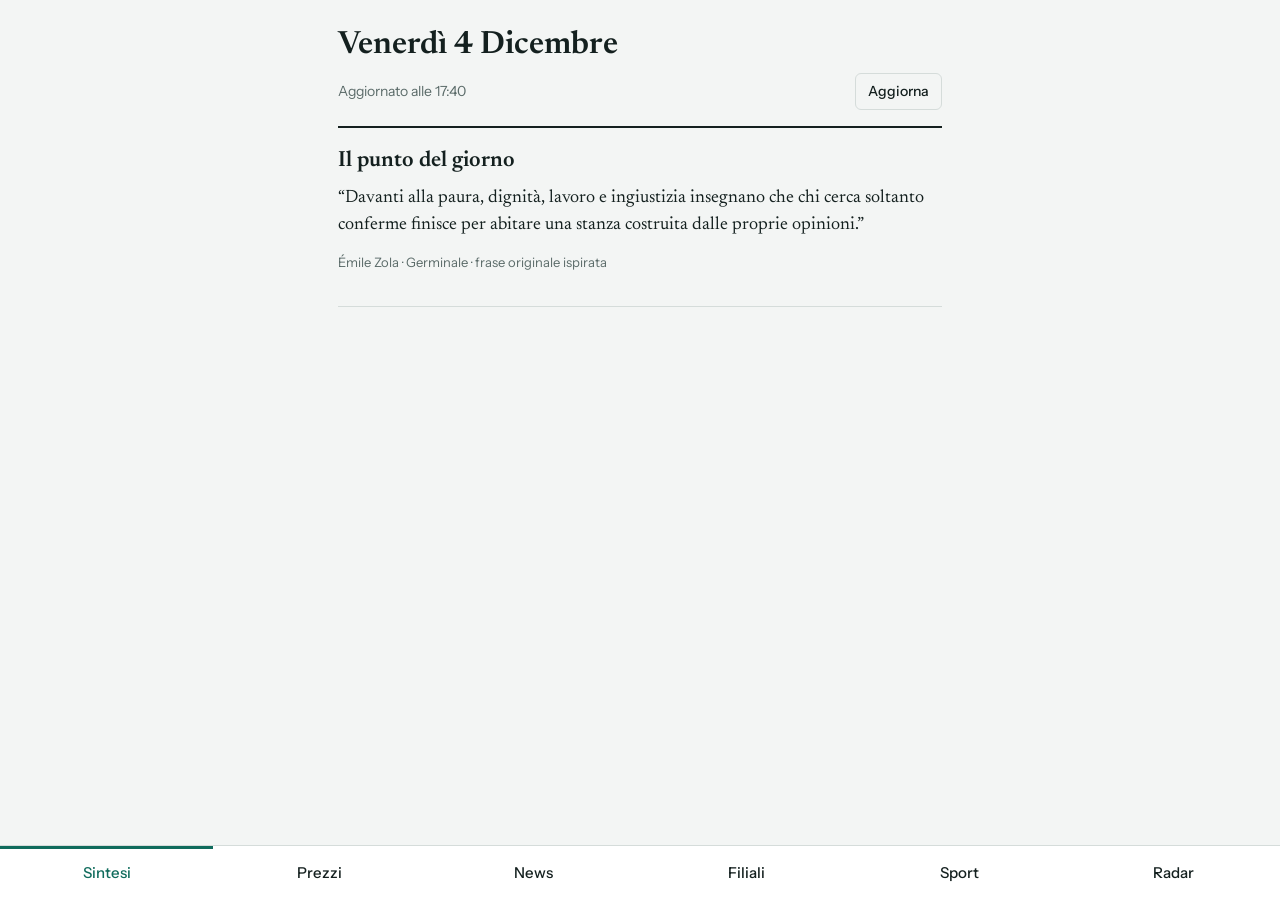
<file: index.html>
<!doctype html>
<html lang="it">
<head>
  <meta charset="utf-8">
  <meta name="viewport" content="width=device-width, initial-scale=1, viewport-fit=cover">
  <meta name="theme-color" content="#0f6b5c">
  <meta name="description" content="Briefing CFO personale e cockpit per le filiali">
  <title>Cockpit</title>
  <link rel="manifest" href="manifest.webmanifest">
  <link rel="icon" href="icon.svg" type="image/svg+xml">
  <link rel="preconnect" href="https://fonts.googleapis.com">
  <link rel="preconnect" href="https://fonts.gstatic.com" crossorigin>
  <link href="https://fonts.googleapis.com/css2?family=Instrument+Sans:wght@400;500;600&family=Newsreader:opsz,wght@6..72,400;6..72,600&display=swap" rel="stylesheet">
  <link rel="stylesheet" href="styles.css">
</head>
<body>
  <main class="wrap">
    <header>
      <h1 id="day"></h1>
      <div class="sub"><span id="stamp">Carico i dati…</span><button id="refresh" type="button">Aggiorna</button></div>
    </header>

    <div id="tab-sintesi" class="tabpanel">
      <section id="coach">
        <h2>Il punto del giorno</h2>
        <p class="stale" id="stale" hidden></p>
        <p class="sum" id="sumtext">Carico la frase del giorno…</p>
        <p class="mu" id="quote-meta"></p>
      </section>
    </div>

    <div id="tab-prezzi" class="tabpanel" hidden>
      <section>
        <h2>Esposizione cambi</h2>
        <p class="mu">Inserisci il cambio di budget e l’EBITDA YTD. Il cockpit mostra l’effetto della conversione rispetto alla media BCE da inizio anno. I dati restano su questo dispositivo.</p>
        <div id="fxcards"><p class="mu">Carico…</p></div>
        <h2 class="market-heading">Prezzi materie prime</h2>
        <p class="mu">Ultimo valore disponibile. Le fonti e le date sono indicate su ogni scheda.</p>
        <div id="marketcards"><p class="mu">Carico i prezzi…</p></div>
      </section>
    </div>

    <div id="tab-news" class="tabpanel" hidden>
      <div class="row section-head"><h2>Novità</h2><button id="readall" type="button">Segna tutto letto</button></div>
      <div class="chips" id="chips"></div>
      <div id="themes"></div>
    </div>

    <div id="tab-filiali" class="tabpanel" hidden>
      <section class="section-tight"><h2>Prepara la call</h2><div class="chips" id="fchips"></div></section>
      <div id="fbody"></div>
    </div>

    <div id="tab-sport" class="tabpanel" hidden>
      <section><h2>Sport</h2><p class="mu">Gli aggiornamenti sportivi selezionati per il briefing.</p><div id="sports"></div></section>
    </div>

    <div id="tab-radar" class="tabpanel" hidden>
      <section><h2>Da discutere</h2><ul id="saved"></ul></section>
    </div>
  </main>

  <nav class="tabs" role="tablist" aria-label="Sezioni">
    <button id="b-sintesi" type="button" role="tab" aria-selected="true" aria-controls="tab-sintesi">Sintesi</button>
    <button id="b-prezzi" type="button" role="tab" aria-selected="false" aria-controls="tab-prezzi">Prezzi</button>
    <button id="b-news" type="button" role="tab" aria-selected="false" aria-controls="tab-news">News</button>
    <button id="b-filiali" type="button" role="tab" aria-selected="false" aria-controls="tab-filiali">Filiali</button>
    <button id="b-sport" type="button" role="tab" aria-selected="false" aria-controls="tab-sport">Sport</button>
    <button id="b-radar" type="button" role="tab" aria-selected="false" aria-controls="tab-radar">Radar</button>
  </nav>

  <script src="config.js"></script>
  <script src="app.js"></script>
</body>
</html>
</file>
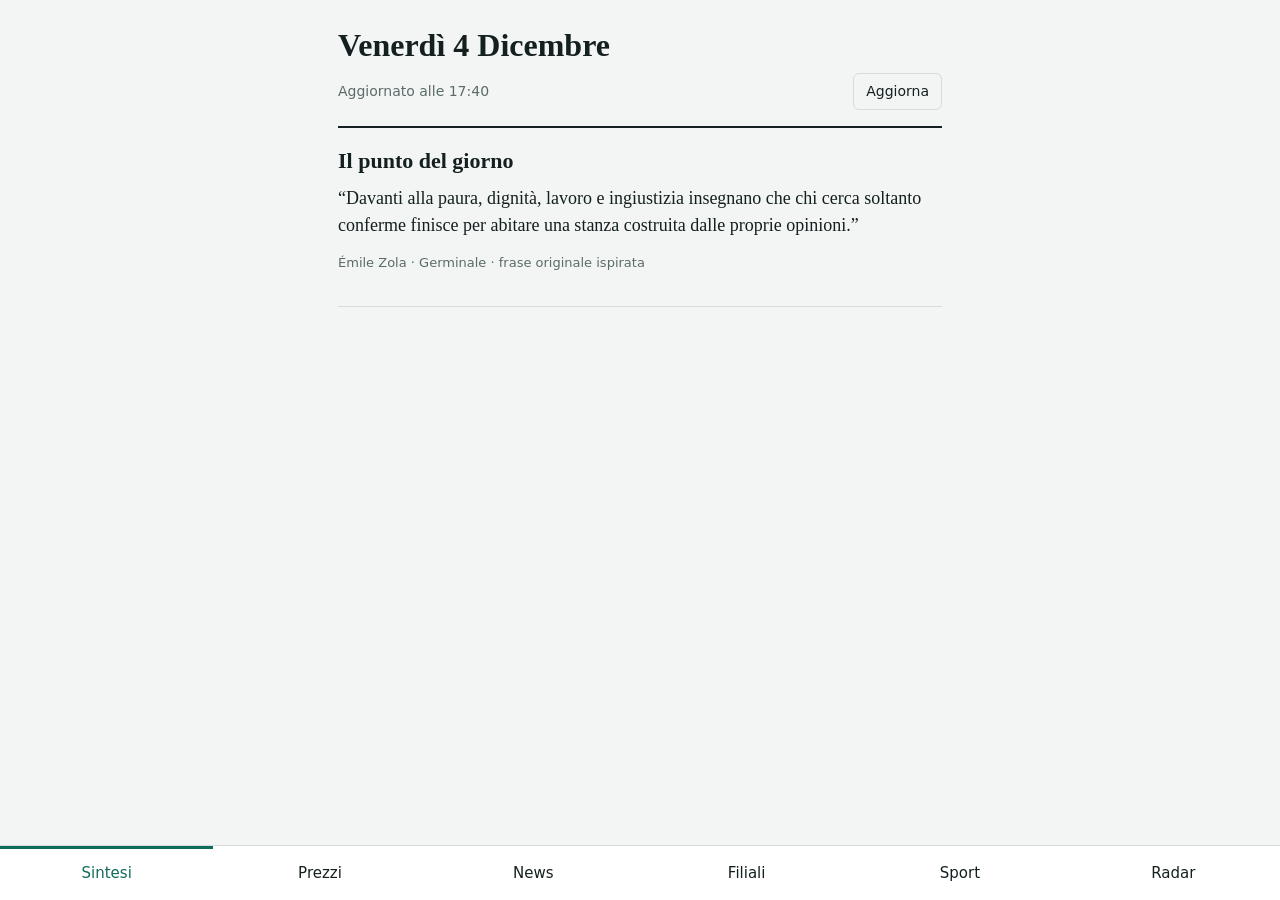
<file: v4.html>
<!doctype html>
<html lang="it">
<head>
  <meta charset="utf-8">
  <meta name="viewport" content="width=device-width, initial-scale=1, viewport-fit=cover">
  <meta name="theme-color" content="#0f6b5c">
  <meta name="description" content="Briefing CFO personale e cockpit per le filiali">
  <title>Cockpit</title>
  <link rel="manifest" href="manifest.webmanifest">
  <link rel="icon" href="icon.svg" type="image/svg+xml">
  <link rel="stylesheet" href="styles.css">
</head>
<body>
  <main class="wrap">
    <header><h1 id="day"></h1><div class="sub"><span id="stamp">Carico i dati…</span><button id="refresh" type="button">Aggiorna</button></div></header>
    <div id="tab-sintesi" class="tabpanel"><section id="coach"><h2>Il punto del giorno</h2><p class="stale" id="stale" hidden></p><p class="sum" id="sumtext">Carico la frase del giorno…</p><p class="mu" id="quote-meta"></p></section></div>
    <div id="tab-prezzi" class="tabpanel" hidden><section><h2>Esposizione cambi</h2><p class="mu">Inserisci il cambio di budget e l’EBITDA YTD. Il cockpit mostra l’effetto della conversione rispetto alla media BCE da inizio anno. I dati restano su questo dispositivo.</p><div id="fxcards"><p class="mu">Carico…</p></div><h2 class="market-heading">Prezzi materie prime</h2><p class="mu">Ultimo valore disponibile. Le fonti e le date sono indicate su ogni scheda.</p><div id="marketcards"><p class="mu">Carico i prezzi…</p></div></section></div>
    <div id="tab-news" class="tabpanel" hidden><div class="row section-head"><h2>Novità</h2><button id="readall" type="button">Segna tutto letto</button></div><div class="chips" id="chips"></div><div id="themes"></div></div>
    <div id="tab-filiali" class="tabpanel" hidden><section class="section-tight"><h2>Prepara la call</h2><div class="chips" id="fchips"></div></section><div id="fbody"></div></div>
    <div id="tab-sport" class="tabpanel" hidden><section><h2>Sport</h2><p class="mu">Gli aggiornamenti sportivi selezionati per il briefing.</p><div id="sports"></div></section></div>
    <div id="tab-radar" class="tabpanel" hidden><section><h2>Da discutere</h2><ul id="saved"></ul></section></div>
  </main>
  <nav class="tabs" role="tablist" aria-label="Sezioni"><button id="b-sintesi" type="button" role="tab" aria-selected="true" aria-controls="tab-sintesi">Sintesi</button><button id="b-prezzi" type="button" role="tab" aria-selected="false" aria-controls="tab-prezzi">Prezzi</button><button id="b-news" type="button" role="tab" aria-selected="false" aria-controls="tab-news">News</button><button id="b-filiali" type="button" role="tab" aria-selected="false" aria-controls="tab-filiali">Filiali</button><button id="b-sport" type="button" role="tab" aria-selected="false" aria-controls="tab-sport">Sport</button><button id="b-radar" type="button" role="tab" aria-selected="false" aria-controls="tab-radar">Radar</button></nav>
  <script src="config.js"></script><script src="app.js"></script>
</body>
</html>
</file>
<file: styles.css>
:root{--bg:#f3f5f4;--sf:#fff;--ink:#14201f;--mu:#5b6b69;--ln:#d5dcda;--ac:#0f6b5c;--up:#0f6b5c;--dn:#b3261e;--wn:#9a6700;--serif:"Newsreader",Georgia,serif;--sans:"Instrument Sans",system-ui,-apple-system,"Segoe UI",sans-serif}
@media(prefers-color-scheme:dark){:root{--bg:#0e1514;--sf:#162120;--ink:#e6ecea;--mu:#93a5a2;--ln:#2a3a38;--ac:#5cc4ae;--up:#5cc4ae;--dn:#ff8a80;--wn:#e3b341}}
.tabs button{font-size:12px;padding-left:2px;padding-right:2px}
.market-heading{margin-top:28px;padding-top:20px;border-top:1px solid var(--ln)}
*{box-sizing:border-box}body{margin:0;background:var(--bg);color:var(--ink);font:400 16px/1.5 var(--sans);padding:env(safe-area-inset-top,0) 0 calc(76px + env(safe-area-inset-bottom,0))}.wrap{max-width:640px;margin:0 auto;padding:20px 18px}header{padding:8px 0 16px;border-bottom:2px solid var(--ink)}h1{font:600 32px/1.1 var(--serif);margin:0;text-transform:capitalize}.sub{display:flex;justify-content:space-between;align-items:center;gap:12px;margin-top:10px;color:var(--mu);font-size:14px}h2{font:600 22px/1.2 var(--serif);margin:0 0 10px}h3{font:600 14px var(--sans);color:var(--mu);margin:14px 0 6px}section{padding:20px 0;border-bottom:1px solid var(--ln)}.section-tight{border:0;padding-bottom:0}.section-head{padding-top:20px}button,input,textarea{font:inherit}button{font-size:14px;font-weight:500;color:var(--ink);background:transparent;border:1px solid var(--ln);border-radius:6px;padding:7px 12px;cursor:pointer}button:hover{border-color:var(--ac)}:focus-visible{outline:3px solid var(--ac);outline-offset:2px}.row{display:flex;justify-content:space-between;align-items:center;gap:10px}.chips{display:flex;gap:8px;overflow-x:auto;padding:2px 0 10px}.chips button{white-space:nowrap}.chips button[aria-pressed=true]{background:var(--ink);color:var(--bg);border-color:var(--ink)}.card{background:var(--sf);border:1px solid var(--ln);border-radius:8px;padding:12px 14px;margin:0 0 10px}.top{display:flex;justify-content:space-between;align-items:baseline;gap:8px}.val{font:600 22px var(--serif);font-variant-numeric:tabular-nums}.f{display:flex;gap:10px;margin:10px 0 6px}.f label{flex:1;font-size:12px;color:var(--mu);display:block}input,textarea{width:100%;background:var(--bg);color:var(--ink);border:1px solid var(--ln);border-radius:6px;padding:8px;font-size:16px;margin-top:3px}textarea{min-height:110px}.res{font-size:14px;margin:4px 0 0}.two{display:flex;gap:16px;margin:8px 0 2px}.two div{flex:1}.two .mu,.two .val{display:block}.up{color:var(--up)}.dn{color:var(--dn)}.mu{color:var(--mu);font-size:13px}.stale{color:var(--wn);font-size:13px;margin:0 0 8px}.sum{font:400 18px/1.55 var(--serif);margin:0}ul{list-style:none;margin:0;padding:0}li.it{display:flex;gap:8px;align-items:flex-start;padding:10px 0;border-top:1px solid var(--ln)}li.it:first-child{border-top:0}li.it a{flex:1;color:var(--ink);text-decoration:none}li.it a:hover .t{text-decoration:underline}.t{display:block}.m{display:block;color:var(--mu);font-size:13px;margin-top:2px}li.new .t{font-weight:600}li.new::before{content:"";flex:none;width:8px;height:8px;border-radius:50%;background:var(--ac);margin-top:9px}.st{border:0;padding:4px 6px;font-size:18px;line-height:1}.err{color:var(--dn);font-size:14px}.q li{padding:7px 0;border-top:1px solid var(--ln)}.q li:first-child{border-top:0}.tabs{position:fixed;left:0;right:0;bottom:0;display:flex;background:var(--sf);border-top:1px solid var(--ln);padding-bottom:env(safe-area-inset-bottom,0)}.tabs button{flex:1;border:0;border-radius:0;padding:16px 4px;font-size:15px}.tabs button[aria-selected=true]{color:var(--ac);box-shadow:inset 0 3px 0 var(--ac)}
</file>
